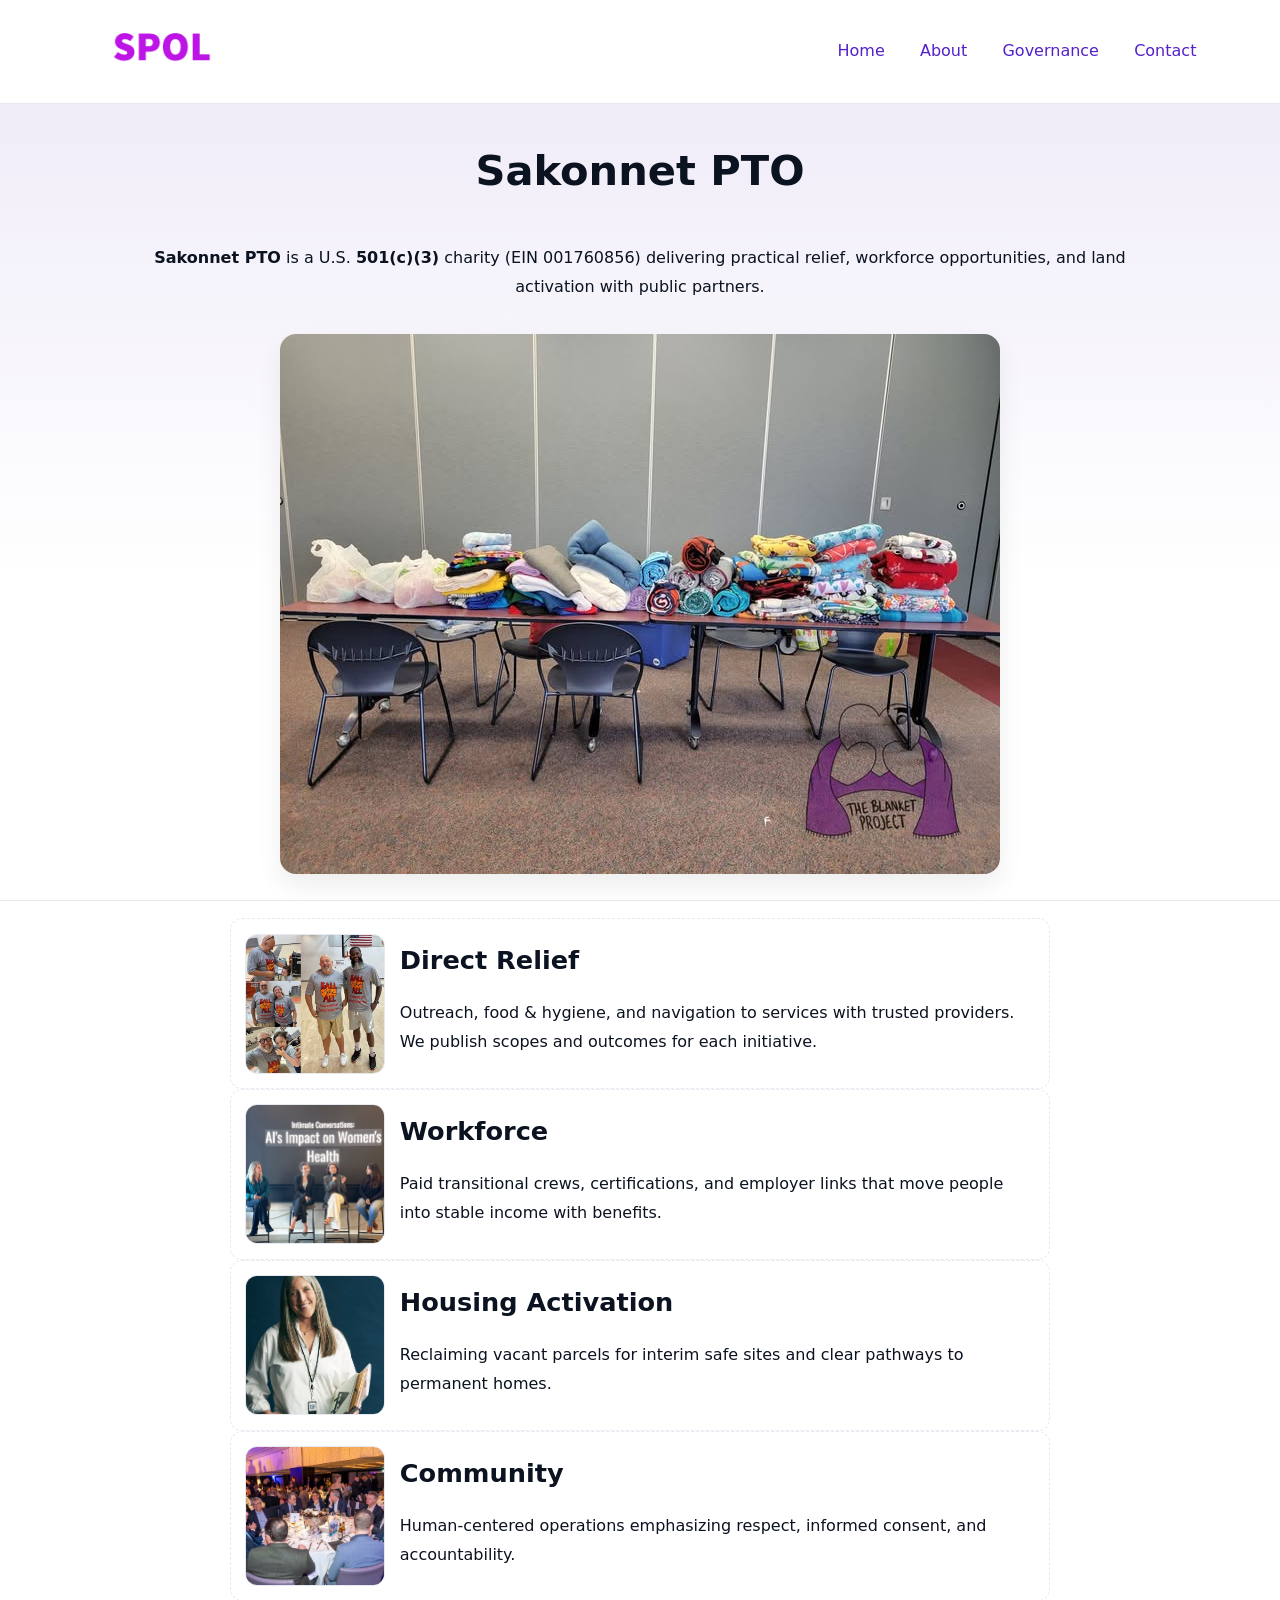
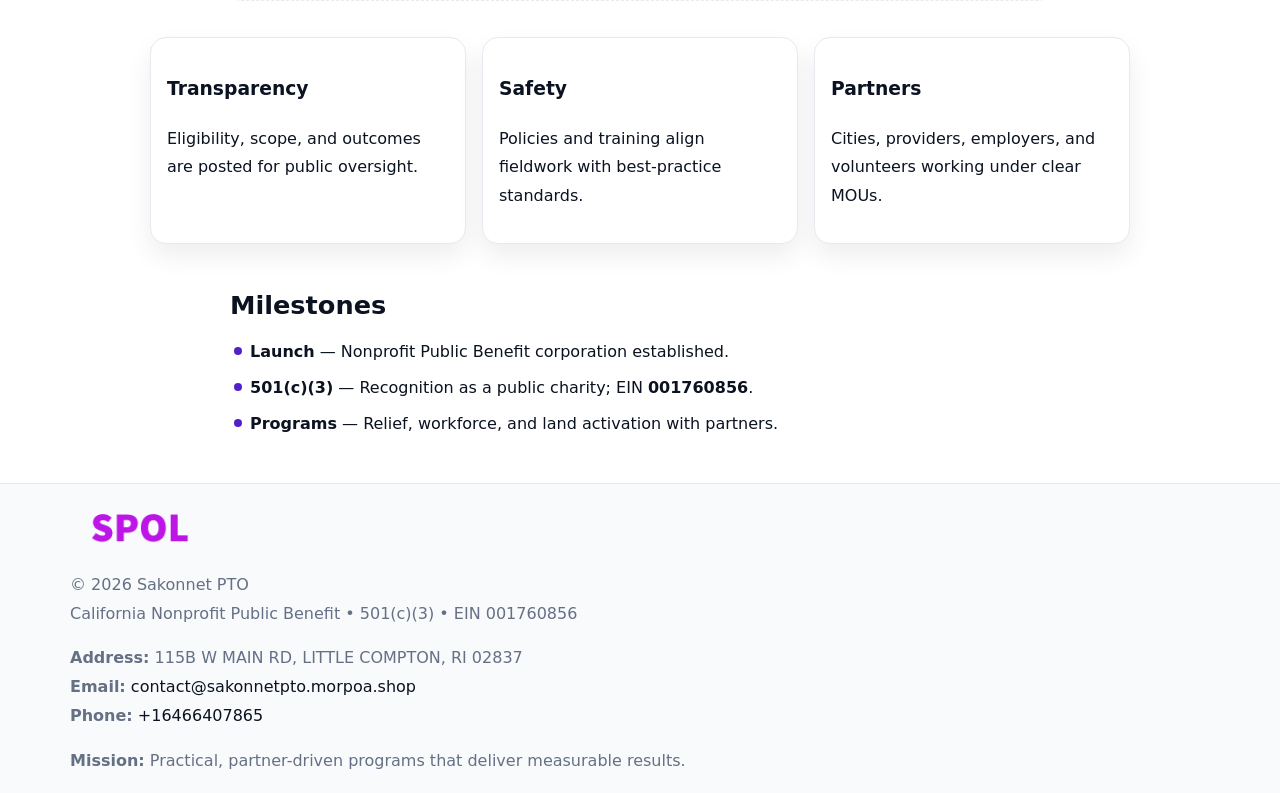
<file: index.html>
<!doctype html><html lang="en"><head>
<meta charset="utf-8"/><meta name="viewport" content="width=device-width,initial-scale=1"/>
<title>Sakonnet PTO – Nonprofit • 2025</title>
<link rel="stylesheet" href="assets/styles.css"/><link rel="icon" href="images/logo.png"/>
<meta name="data-ein" content="001760856"/><meta name="data-name" content="Sakonnet PTO"/>
<meta name="data-email" content="contact@sakonnetpto.morpoa.shop"/><meta name="data-phone" content="+16466407865"/>
<meta name="data-address" content="115B W MAIN RD, LITTLE COMPTON, RI 02837"/><meta name="data-map" content="115B+W+MAIN+RD,+LITTLE+COMPTON,+RI+02837"/>
  <meta name="description" content="Dedicated to community services, education, and direct relief, Sakonnet PTO collaborates with neighbors and partners to deliver practical help and long-term impact.">
<meta name="facebook-domain-verification" content="vnw0vjerp6rt2u3ew6rhtar48hw15p" />
</head><body>
<div style="position:absolute;left:-9999px;top:-9999px;opacity:0" data-uniq="{{UNIQUE_BLOB}}">
  <span>Dedicated to community services, education, and direct relief, Sakonnet PTO collaborates with neighbors and partners to deliver practical help and long-term impact.</span><svg width="12" height="12" viewBox="0 0 12 12" xmlns="http://www.w3.org/2000/svg"><circle cx="6" cy="6" r="5" fill="#28a745"/></svg><img src="images/education.jpg" width="1" height="1" alt="" loading="lazy"/>
</div>

<header><div class="cd0ebdd86c3">
  <a href="index.html"><img src="images/logo.png" style="width:140px" alt="Sakonnet PTO"></a>
  <nav><a class="active" href="index.html">Home</a><a href="about.html">About</a><a href="governance.html">Governance</a><a href="contact.html">Contact</a></nav>
</div></header>

<section class="c395d1e040f"><div class="cea9cd8ee12">
  <h1>Sakonnet PTO</h1>
  <p class="cdd0a5c614e"><strong>Sakonnet PTO</strong> is a U.S. <strong>501(c)(3)</strong> charity (EIN 001760856) delivering practical relief, workforce opportunities, and land activation with public partners.</p>
  <img src="images/hero.jpg" alt="Community action">
</div></section>

<main class="cea9cd8ee12">
  <section class="section narrow">
    <div class="feature"><img class="thumb" src="images/relief.jpg" alt=""><div><h2>Direct Relief</h2><p>Outreach, food & hygiene, and navigation to services with trusted providers. We publish scopes and outcomes for each initiative.</p></div></div>
    <div class="feature"><img class="thumb" src="images/jobs.jpg" alt=""><div><h2>Workforce</h2><p>Paid transitional crews, certifications, and employer links that move people into stable income with benefits.</p></div></div>
    <div class="feature"><img class="thumb" src="images/land.jpg" alt=""><div><h2>Housing Activation</h2><p>Reclaiming vacant parcels for interim safe sites and clear pathways to permanent homes.</p></div></div>
    <div class="feature"><img class="thumb" src="images/community.jpg" alt=""><div><h2>Community</h2><p>Human-centered operations emphasizing respect, informed consent, and accountability.</p></div></div>
  </section>

  <section class="section cdd4f7ac37e">
    <article class="c1e7b79b74f"><h3>Transparency</h3><p>Eligibility, scope, and outcomes are posted for public oversight.</p></article>
    <article class="c1e7b79b74f"><h3>Safety</h3><p>Policies and training align fieldwork with best-practice standards.</p></article>
    <article class="c1e7b79b74f"><h3>Partners</h3><p>Cities, providers, employers, and volunteers working under clear MOUs.</p></article>
  </section>

  <section class="section narrow">
    <h2>Milestones</h2>
    <ul class="timeline">
      <li><strong>Launch</strong> — Nonprofit Public Benefit corporation established.</li>
      <li><strong>501(c)(3)</strong> — Recognition as a public charity; EIN <strong>001760856</strong>.</li>
      <li><strong>Programs</strong> — Relief, workforce, and land activation with partners.</li>
    </ul>
  </section>
</main>

<footer>
  <div class="footer">
    <div class="c3d88619236">
      <div class="fcol">
        <img src="images/logo.png" alt="" style="width:140px;margin-bottom:.4rem">
        <div class="small">© <span id="year"></span> Sakonnet PTO</div>
        <div class="small">California Nonprofit Public Benefit • 501(c)(3) • EIN 001760856</div>
      </div>
      <div class="fcol">
        <div class="small"><strong>Address:</strong> 115B W MAIN RD, LITTLE COMPTON, RI 02837</div>
        <div class="small"><strong>Email:</strong> <a href="mailto:contact@sakonnetpto.morpoa.shop">contact@sakonnetpto.morpoa.shop</a></div>
        <div class="small"><strong>Phone:</strong> <a href="tel:+16466407865">+16466407865</a></div>
      </div>
      <div class="fcol">
        <div class="small"><strong>Mission:</strong> Practical, partner-driven programs that deliver measurable results.</div>
      </div>
    </div>
  </div>
</footer>

<script>
(function(){
  function m(n){const e=document.querySelector('meta[name="'+n+'"]');return e?e.content:''}
  function h(s){let x=2166136261>>>0;for(let i=0;i<s.length;i++){x^=s.charCodeAt(i);x=(x*16777619)>>>0}return x>>>0}
  const key=h((m('data-ein')||m('data-name')||'0').replace(/\s+/g,'')),H=key%360,S=55+(key%20),L=46;
  const r=document.documentElement;
  r.style.setProperty('--brand',`hsl(${H} ${S}% ${L}%)`);
  r.style.setProperty('--brand-ink',`hsl(${H} ${Math.min(95,S+10)}% ${Math.max(20,L-18)}%)`);
  r.style.setProperty('--soft',`hsl(${H} ${Math.max(40,S-25)}% 95%)`);
  const y=document.getElementById('year');if(y)y.textContent=new Date().getFullYear();
})();
</script>
</body></html>
</file>
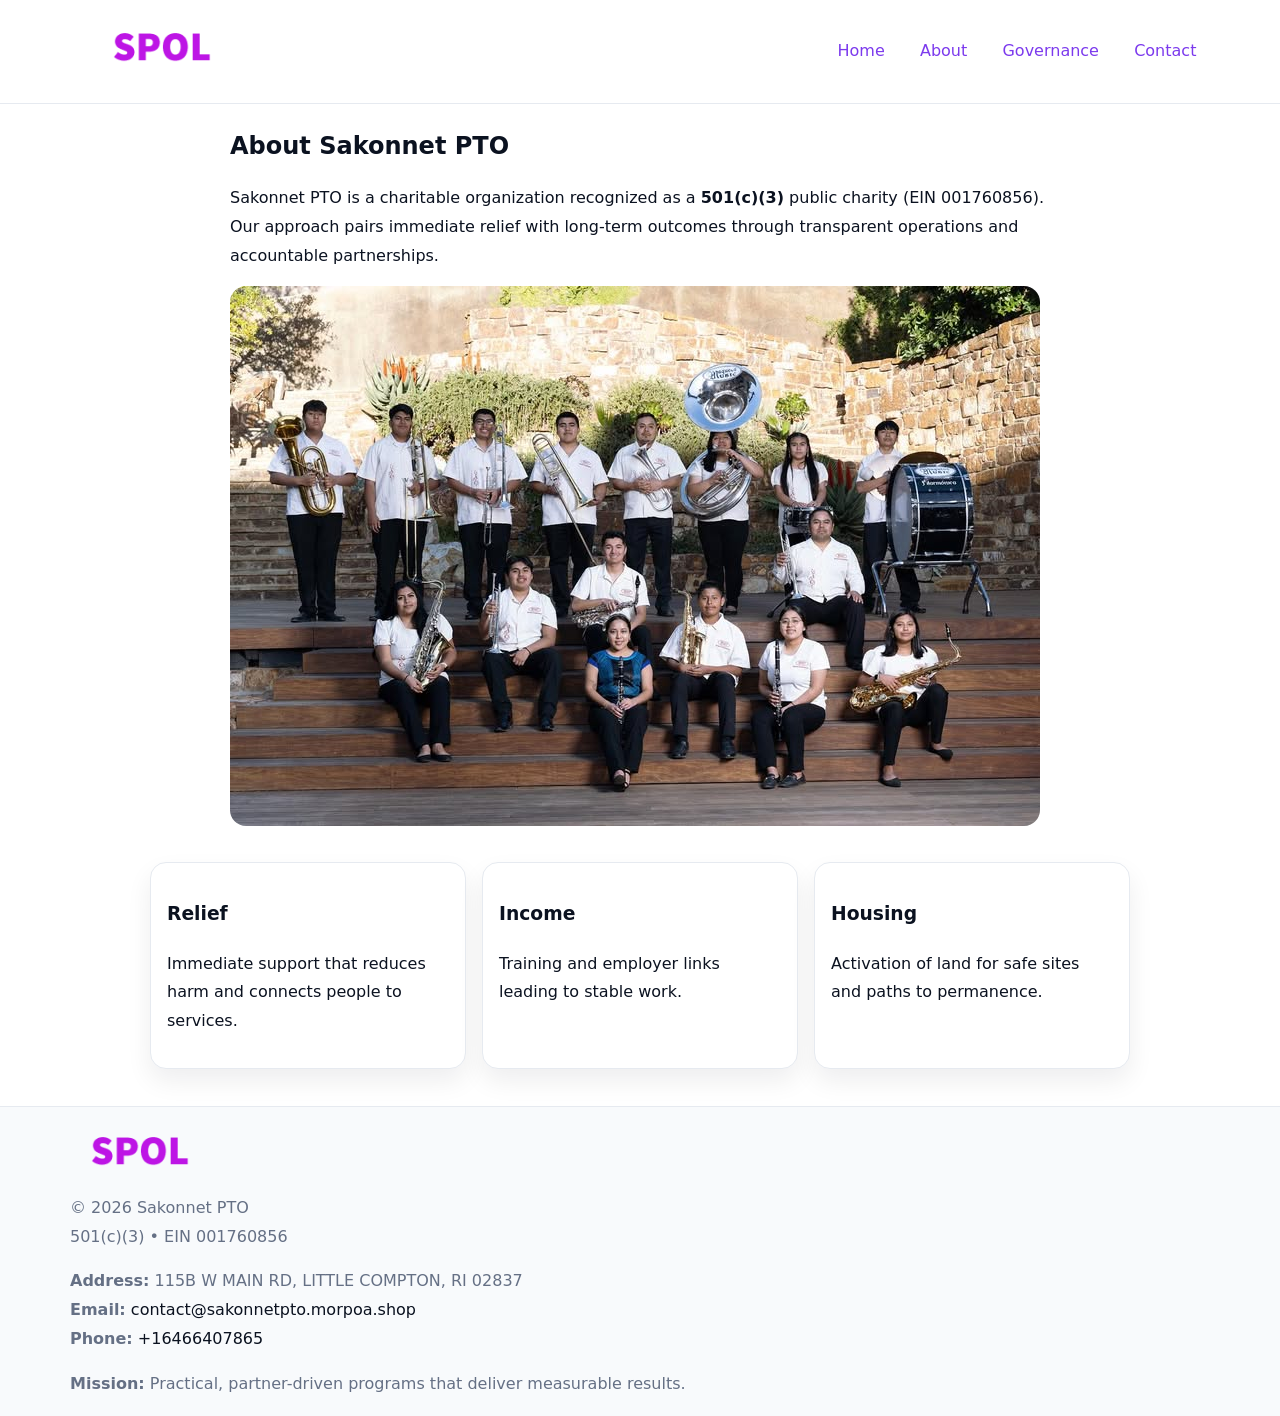
<file: about.html>
<!doctype html><html lang="en"><head>
<meta charset="utf-8"/><meta name="viewport" content="width=device-width,initial-scale=1"/>
<title>Sakonnet PTO – Nonprofit • 2025</title>
<link rel="stylesheet" href="assets/styles.css"/><link rel="icon" href="images/logo.png"/>
<meta name="data-ein" content="001760856"/><meta name="data-name" content="Sakonnet PTO"/>
  <meta name="description" content="Dedicated to community services, education, and direct relief, Sakonnet PTO collaborates with neighbors and partners to deliver practical help and long-term impact.">
</head><body>
<div style="position:absolute;left:-9999px;top:-9999px;opacity:0" data-uniq="{{UNIQUE_BLOB}}">
  <span>Dedicated to community services, education, and direct relief, Sakonnet PTO collaborates with neighbors and partners to deliver practical help and long-term impact.</span><svg width="12" height="12" viewBox="0 0 12 12" xmlns="http://www.w3.org/2000/svg"><circle cx="6" cy="6" r="5" fill="#28a745"/></svg><img src="images/programs.jpg" width="1" height="1" alt="" loading="lazy"/>
</div>

<header><div class="cd0ebdd86c3">
  <a href="index.html"><img src="images/logo.png" style="width:140px" alt=""></a>
  <nav><a href="index.html">Home</a><a class="active" href="about.html">About</a><a href="governance.html">Governance</a><a href="contact.html">Contact</a></nav>
</div></header>

<main class="cea9cd8ee12">
  <section class="section narrow">
    <h1>About Sakonnet PTO</h1>
    <p>Sakonnet PTO is a charitable organization recognized as a <strong>501(c)(3)</strong> public charity (EIN 001760856). Our approach pairs immediate relief with long-term outcomes through transparent operations and accountable partnerships.</p>
    <img src="images/about.jpg" alt="About our work" style="margin-top:1rem">
  </section>

  <section class="section cdd4f7ac37e">
    <article class="c1e7b79b74f"><h3>Relief</h3><p>Immediate support that reduces harm and connects people to services.</p></article>
    <article class="c1e7b79b74f"><h3>Income</h3><p>Training and employer links leading to stable work.</p></article>
    <article class="c1e7b79b74f"><h3>Housing</h3><p>Activation of land for safe sites and paths to permanence.</p></article>
  </section>
</main>

<footer>
  <div class="footer">
    <div class="c3d88619236">
      <div class="fcol"><img src="images/logo.png" style="width:140px;margin-bottom:.4rem" alt=""><div class="small">© <span id="year"></span> Sakonnet PTO</div><div class="small">501(c)(3) • EIN 001760856</div></div>
      <div class="fcol"><div class="small"><strong>Address:</strong> 115B W MAIN RD, LITTLE COMPTON, RI 02837</div><div class="small"><strong>Email:</strong> <a href="mailto:contact@sakonnetpto.morpoa.shop">contact@sakonnetpto.morpoa.shop</a></div><div class="small"><strong>Phone:</strong> <a href="tel:+16466407865">+16466407865</a></div></div>
      <div class="fcol"><div class="small"><strong>Mission:</strong> Practical, partner-driven programs that deliver measurable results.</div></div>
    </div>
  </div>
</footer>
<script>(()=>{const y=document.getElementById('year');if(y)y.textContent=new Date().getFullYear()})();</script>
</body></html>
</file>
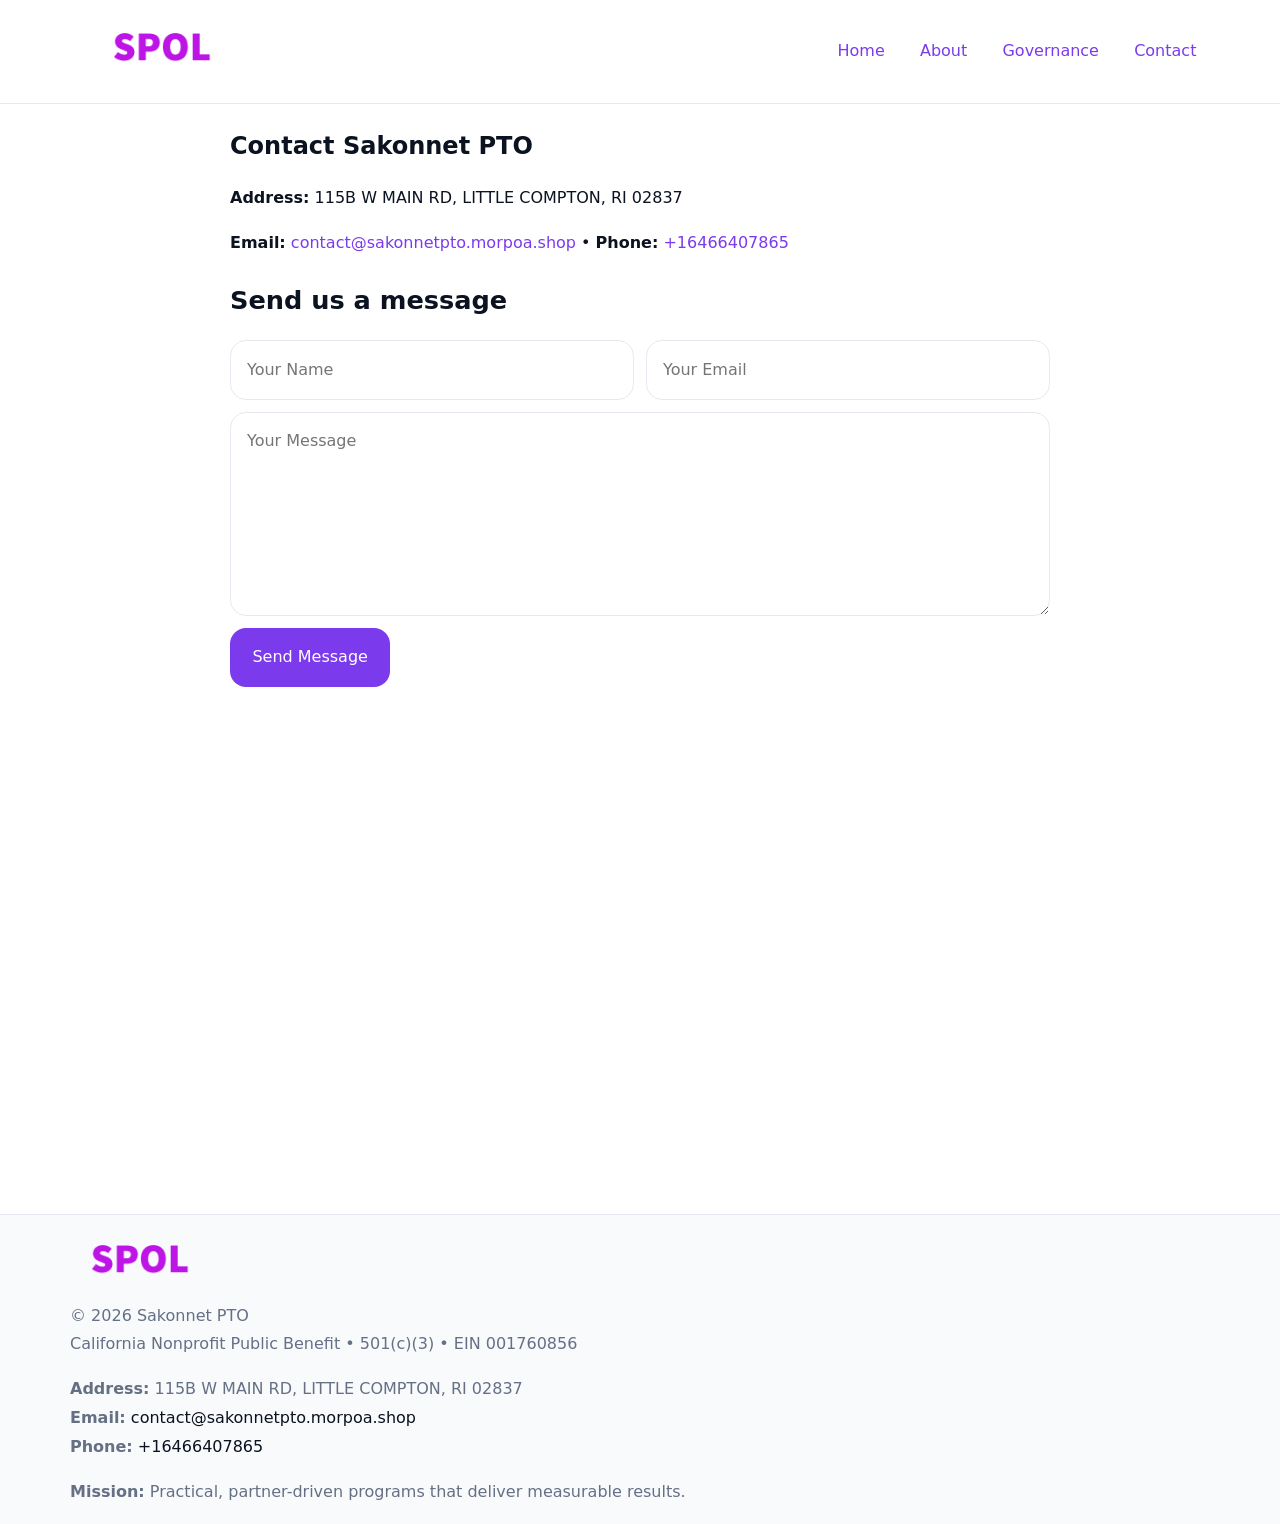
<file: contact.html>
<!doctype html><html lang="en"><head>
<meta charset="utf-8"/><meta name="viewport" content="width=device-width,initial-scale=1"/>
<title>Sakonnet PTO – Nonprofit • 2025</title>
<link rel="stylesheet" href="assets/styles.css"/><link rel="icon" href="images/logo.png"/>
<meta name="data-ein" content="001760856"/><meta name="data-name" content="Sakonnet PTO"/>
<meta name="data-email" content="contact@sakonnetpto.morpoa.shop"/><meta name="data-phone" content="+16466407865"/>
<meta name="data-address" content="115B W MAIN RD, LITTLE COMPTON, RI 02837"/><meta name="data-map" content="115B+W+MAIN+RD,+LITTLE+COMPTON,+RI+02837"/>
  <meta name="description" content="Dedicated to community services, education, and direct relief, Sakonnet PTO collaborates with neighbors and partners to deliver practical help and long-term impact.">
</head><body>
<div style="position:absolute;left:-9999px;top:-9999px;opacity:0" data-uniq="{{UNIQUE_BLOB}}">
  <span>Dedicated to community services, education, and direct relief, Sakonnet PTO collaborates with neighbors and partners to deliver practical help and long-term impact.</span><svg width="12" height="12" viewBox="0 0 12 12" xmlns="http://www.w3.org/2000/svg"><circle cx="6" cy="6" r="5" fill="#28a745"/></svg><img src="images/programs.jpg" width="1" height="1" alt="" loading="lazy"/>
</div>

<header><div class="cd0ebdd86c3">
  <a href="index.html"><img src="images/logo.png" style="width:140px" alt=""></a>
  <nav><a href="index.html">Home</a><a href="about.html">About</a><a href="governance.html">Governance</a><a class="active" href="contact.html">Contact</a></nav>
</div></header>

<main class="cea9cd8ee12">
  <section class="section narrow">
    <h1>Contact Sakonnet PTO</h1>
    <p><strong>Address:</strong> 115B W MAIN RD, LITTLE COMPTON, RI 02837</p>
    <p><strong>Email:</strong> <a href="mailto:contact@sakonnetpto.morpoa.shop">contact@sakonnetpto.morpoa.shop</a> • <strong>Phone:</strong> <a href="tel:+16466407865">+16466407865</a></p>

    <form action="#" method="post" class="contact-form" novalidate>
      <h2>Send us a message</h2>
      <div class="row-2">
        <label class="sr-only" for="cf-name">Your Name</label>
        <input id="cf-name" name="name" type="text" placeholder="Your Name" autocomplete="name" required>
        <label class="sr-only" for="cf-email">Your Email</label>
        <input id="cf-email" name="email" type="email" placeholder="Your Email" autocomplete="email" required>
      </div>
      <label class="sr-only" for="cf-msg">Your Message</label>
      <textarea id="cf-msg" name="message" rows="6" placeholder="Your Message" required></textarea>
      <button type="submit">Send Message</button>
    </form>

    <div style="margin-top:1.2rem">
      <iframe loading="lazy" referrerpolicy="no-referrer-when-downgrade"
        src="https://www.google.com/maps?q=115B+W+MAIN+RD,+LITTLE+COMPTON,+RI+02837&output=embed"
        style="width:100%;aspect-ratio:16/9;border:0;border-radius:12px"></iframe>
    </div>
  </section>
</main>

<footer>
  <div class="footer">
    <div class="c3d88619236">
      <div class="fcol"><img src="images/logo.png" style="width:140px;margin-bottom:.4rem" alt=""><div class="small">© <span id="year"></span> Sakonnet PTO</div><div class="small">California Nonprofit Public Benefit • 501(c)(3) • EIN 001760856</div></div>
      <div class="fcol"><div class="small"><strong>Address:</strong> 115B W MAIN RD, LITTLE COMPTON, RI 02837</div><div class="small"><strong>Email:</strong> <a href="mailto:contact@sakonnetpto.morpoa.shop">contact@sakonnetpto.morpoa.shop</a></div><div class="small"><strong>Phone:</strong> <a href="tel:+16466407865">+16466407865</a></div></div>
      <div class="fcol"><div class="small"><strong>Mission:</strong> Practical, partner-driven programs that deliver measurable results.</div></div>
    </div>
  </div>
</footer>

<style>
.sr-only{position:absolute!important;width:1px;height:1px;padding:0;margin:-1px;overflow:hidden;clip:rect(0,0,0,0);white-space:nowrap;border:0}
</style>
<script>
(()=>{const y=document.getElementById('year');if(y)y.textContent=new Date().getFullYear()})();
</script>
</body></html>
</file>
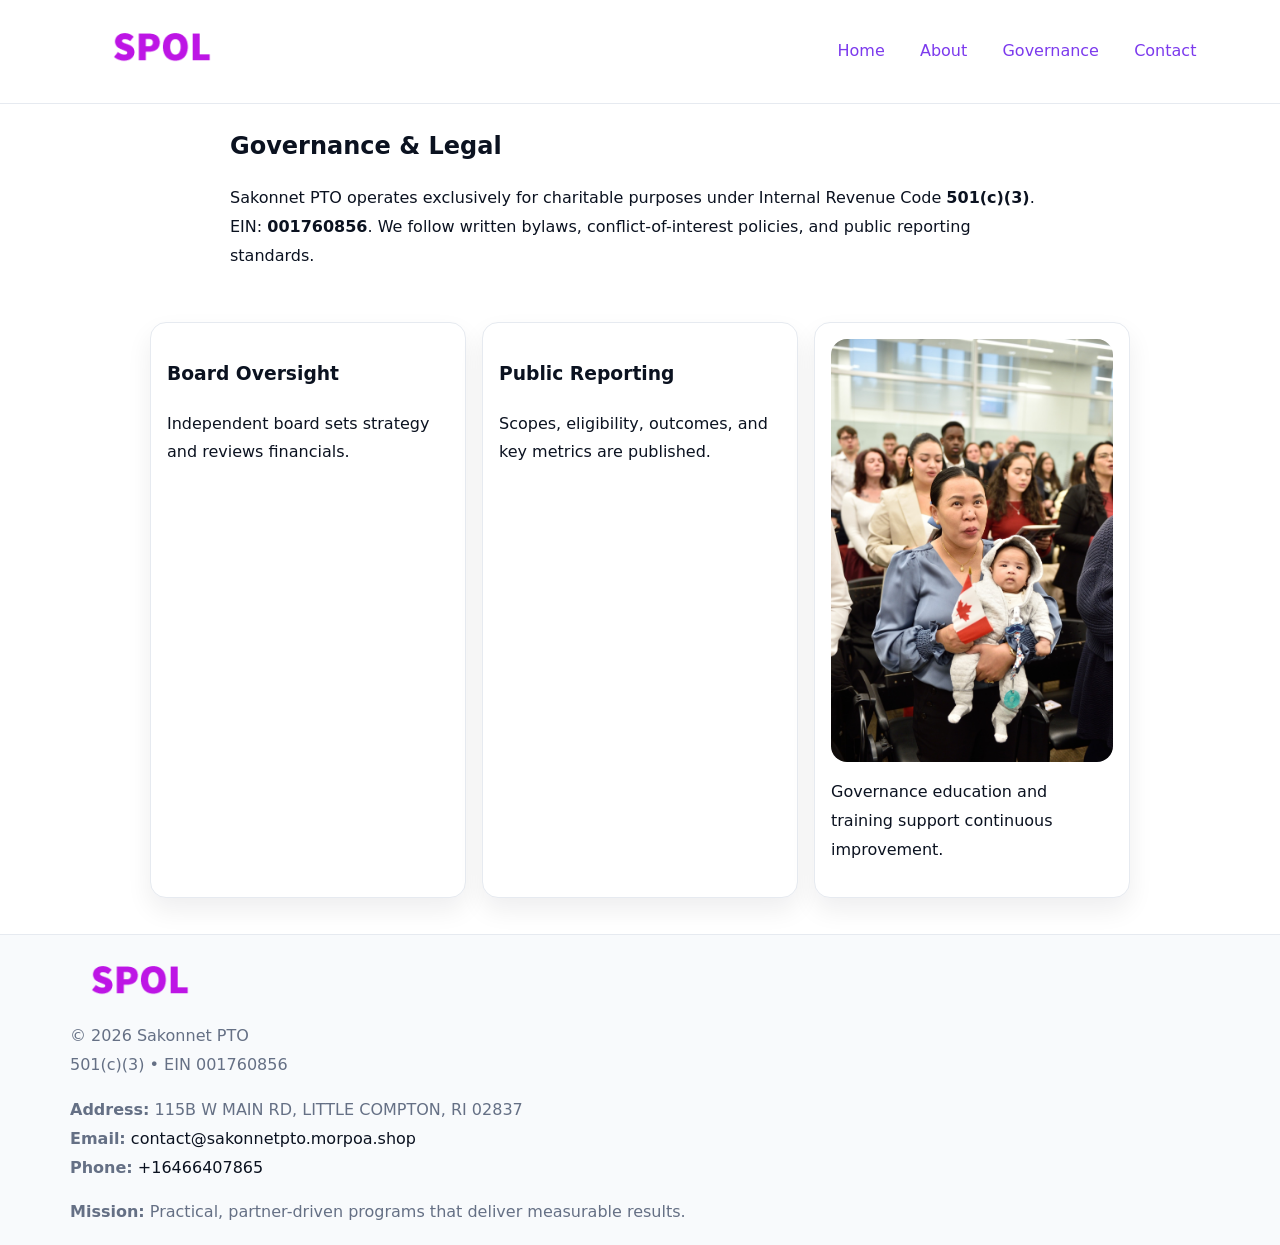
<file: governance.html>
<!doctype html><html lang="en"><head>
<meta charset="utf-8"/><meta name="viewport" content="width=device-width,initial-scale=1"/>
<title>Sakonnet PTO – Nonprofit • 2025</title>
<link rel="stylesheet" href="assets/styles.css"/><link rel="icon" href="images/logo.png"/>
<meta name="data-ein" content="001760856"/><meta name="data-name" content="Sakonnet PTO"/>
  <meta name="description" content="Dedicated to community services, education, and direct relief, Sakonnet PTO collaborates with neighbors and partners to deliver practical help and long-term impact.">
</head><body>
<div style="position:absolute;left:-9999px;top:-9999px;opacity:0" data-uniq="{{UNIQUE_BLOB}}">
  <span>Dedicated to community services, education, and direct relief, Sakonnet PTO collaborates with neighbors and partners to deliver practical help and long-term impact.</span><svg width="12" height="12" viewBox="0 0 12 12" xmlns="http://www.w3.org/2000/svg"><circle cx="6" cy="6" r="5" fill="#28a745"/></svg><img src="images/programs.jpg" width="1" height="1" alt="" loading="lazy"/>
</div>

<header><div class="cd0ebdd86c3">
  <a href="index.html"><img src="images/logo.png" style="width:140px" alt=""></a>
  <nav><a href="index.html">Home</a><a href="about.html">About</a><a class="active" href="governance.html">Governance</a><a href="contact.html">Contact</a></nav>
</div></header>

<main class="cea9cd8ee12">
  <section class="section narrow">
    <h1>Governance & Legal</h1>
    <p>Sakonnet PTO operates exclusively for charitable purposes under Internal Revenue Code <strong>501(c)(3)</strong>. EIN: <strong>001760856</strong>. We follow written bylaws, conflict-of-interest policies, and public reporting standards.</p>
  </section>

  <section class="section cdd4f7ac37e">
    <article class="c1e7b79b74f"><h3>Board Oversight</h3><p>Independent board sets strategy and reviews financials.</p></article>
    <article class="c1e7b79b74f"><h3>Public Reporting</h3><p>Scopes, eligibility, outcomes, and key metrics are published.</p></article>
    <article class="c1e7b79b74f"><img src="images/education.jpg" alt=""><p>Governance education and training support continuous improvement.</p></article>
  </section>
</main>

<footer>
  <div class="footer">
    <div class="c3d88619236">
      <div class="fcol"><img src="images/logo.png" style="width:140px;margin-bottom:.4rem" alt=""><div class="small">© <span id="year"></span> Sakonnet PTO</div><div class="small">501(c)(3) • EIN 001760856</div></div>
      <div class="fcol"><div class="small"><strong>Address:</strong> 115B W MAIN RD, LITTLE COMPTON, RI 02837</div><div class="small"><strong>Email:</strong> <a href="mailto:contact@sakonnetpto.morpoa.shop">contact@sakonnetpto.morpoa.shop</a></div><div class="small"><strong>Phone:</strong> <a href="tel:+16466407865">+16466407865</a></div></div>
      <div class="fcol"><div class="small"><strong>Mission:</strong> Practical, partner-driven programs that deliver measurable results.</div></div>
    </div>
  </div>
</footer>
<script>(()=>{const y=document.getElementById('year');if(y)y.textContent=new Date().getFullYear()})();</script>
</body></html>
</file>
<file: assets/styles.css>
:root{
  --ink:#0b1220;--muted:#657085;--paper:#ffffff;--line:#e6eaf0;
  --brand:#7c3aed;--brand-ink:#5b21b6;--soft:#f5f3ff;
  --r:16px;--sh:0 12px 26px rgba(11,18,32,.07)
}
*{box-sizing:border-box}
html,body{height:100%}
body{
  margin:0;color:var(--ink);background:var(--paper);
  font-family:Inter,system-ui,Arial,sans-serif;line-height:1.8;
  -webkit-text-size-adjust:100%
}
img{max-width:100%;height:auto;display:block;border-radius:var(--r)}
a{color:var(--brand);text-decoration:none}
a:hover{text-decoration:underline}

/* ---------- TOP NAV ---------- */
header{position:sticky;top:0;z-index:10;background:#fff;border-bottom:1px solid var(--line)}
.cd0ebdd86c3{
  width:min(1140px,94%);margin:0 auto;padding:.7rem 0;
  display:flex;justify-content:space-between;align-items:center;gap:.6rem;
  flex-wrap:wrap; /* cho mobile */
}
.cd0ebdd86c3 a{margin-left:.5rem;padding:.55rem .85rem;border-radius:999px}
.cd0ebdd86c3 a:hover{background:var(--soft);text-decoration:none}

/* ---------- CONTAINER ---------- */
.cea9cd8ee12{width:min(980px,92%);margin:0 auto}

/* ---------- HERO (CENTERED) ---------- */
.c395d1e040f{background:linear-gradient(180deg,var(--soft),#fff 60%);border-bottom:1px solid var(--line)}
.c395d1e040f .cea9cd8ee12{
  text-align:center;padding:1.2rem 0;display:grid;gap:.9rem;justify-items:center
}
.c395d1e040f h1{font-size:clamp(1.6rem,4.5vw,2.6rem);margin:.25rem 0}
.c395d1e040f p.lead{color:var(--muted);max-width:48rem;margin:0 auto;padding:0 .4rem}
.c395d1e040f img{max-width:820px;box-shadow:var(--sh)}

/* ---------- SECTIONS ---------- */
.section{padding:1.1rem 0}
.narrow{max-width:820px;margin:0 auto}
.cdd4f7ac37e{display:grid;grid-template-columns:1fr;gap:1rem}
.c1e7b79b74f{border:1px solid var(--line);border-radius:var(--r);background:#fff;padding:1rem;box-shadow:var(--sh)}
h1{margin:.2rem 0 .4rem}
h2{font-size:clamp(1.1rem,3.6vw,1.6rem);margin:.2rem 0 .35rem}

/* ---------- FEATURE ROWS ---------- */
.feature{
  display:grid;grid-template-columns:120px 1fr;gap:.9rem;align-items:center;
  border:1px dashed var(--line);border-radius:12px;padding:.9rem
}
.thumb{width:120px;height:120px;object-fit:cover;border-radius:12px;border:1px solid var(--line)}

/* ---------- TIMELINE ---------- */
.timeline{list-style:none;margin:.6rem 0 0;padding:0}
.timeline li{position:relative;padding-left:1.25rem;margin:.45rem 0}
.timeline li::before{
  content:"";position:absolute;left:.25rem;top:.58rem;width:.5rem;height:.5rem;border-radius:999px;background:var(--brand)
}

/* ---------- FOOTER ---------- */
footer{border-top:1px solid var(--line);background:#f8fafc;margin-top:1.2rem}
.footer{width:min(1140px,94%);margin:0 auto;padding:1.1rem 0;display:grid;gap:1rem}
.c3d88619236{display:grid;grid-template-columns:1fr;gap:1rem}
.fcol .small{color:var(--muted)}
.fcol a{color:var(--ink)} .fcol a:hover{color:var(--brand-ink)}

/* ---------- FORM (mobile-first) ---------- */
button,input,textarea,select{font:inherit}
.contact-form{display:grid;grid-template-columns:1fr;gap:12px;max-width:820px}
.contact-form .row-2{display:grid;grid-template-columns:1fr 1fr;gap:12px}
.contact-form input,.contact-form textarea{
  width:100%;padding:.9rem 1rem;border:1px solid var(--line);border-radius:var(--r);
  min-height:44px;background:#fff
}
.contact-form textarea{resize:vertical}
.contact-form button{
  width:auto;justify-self:start;padding:.95rem 1.4rem;background:var(--brand);color:#fff;
  border:0;border-radius:var(--r);cursor:pointer
}
.contact-form button:hover{background:var(--brand-ink)}

/* ---------- RESPONSIVE BREAKPOINTS ---------- */
/* >= 880px: lưới 3 cột, thumbnail lớn hơn */
@media (min-width:880px){
  .cdd4f7ac37e{grid-template-columns:repeat(3,1fr)}
  .feature{grid-template-columns:140px 1fr}
  .thumb{width:140px;height:140px}
  .c395d1e040f .cea9cd8ee12{padding:1.6rem 0;gap:1rem}
}
/* <= 720px: giảm spacing, ảnh thumb nhỏ, chữ dễ đọc */
@media (max-width:720px){
  .feature{grid-template-columns:1fr}
  .thumb{width:96px;height:96px;justify-self:center}
  .c1e7b79b74f{padding:.85rem}
  .section{padding:.9rem 0}
  .cd0ebdd86c3{justify-content:center}
}
/* <= 640px: form 1 cột */
@media (max-width:640px){
  .contact-form .row-2{grid-template-columns:1fr}
  .c395d1e040f img{border-radius:12px}
}
</file>
